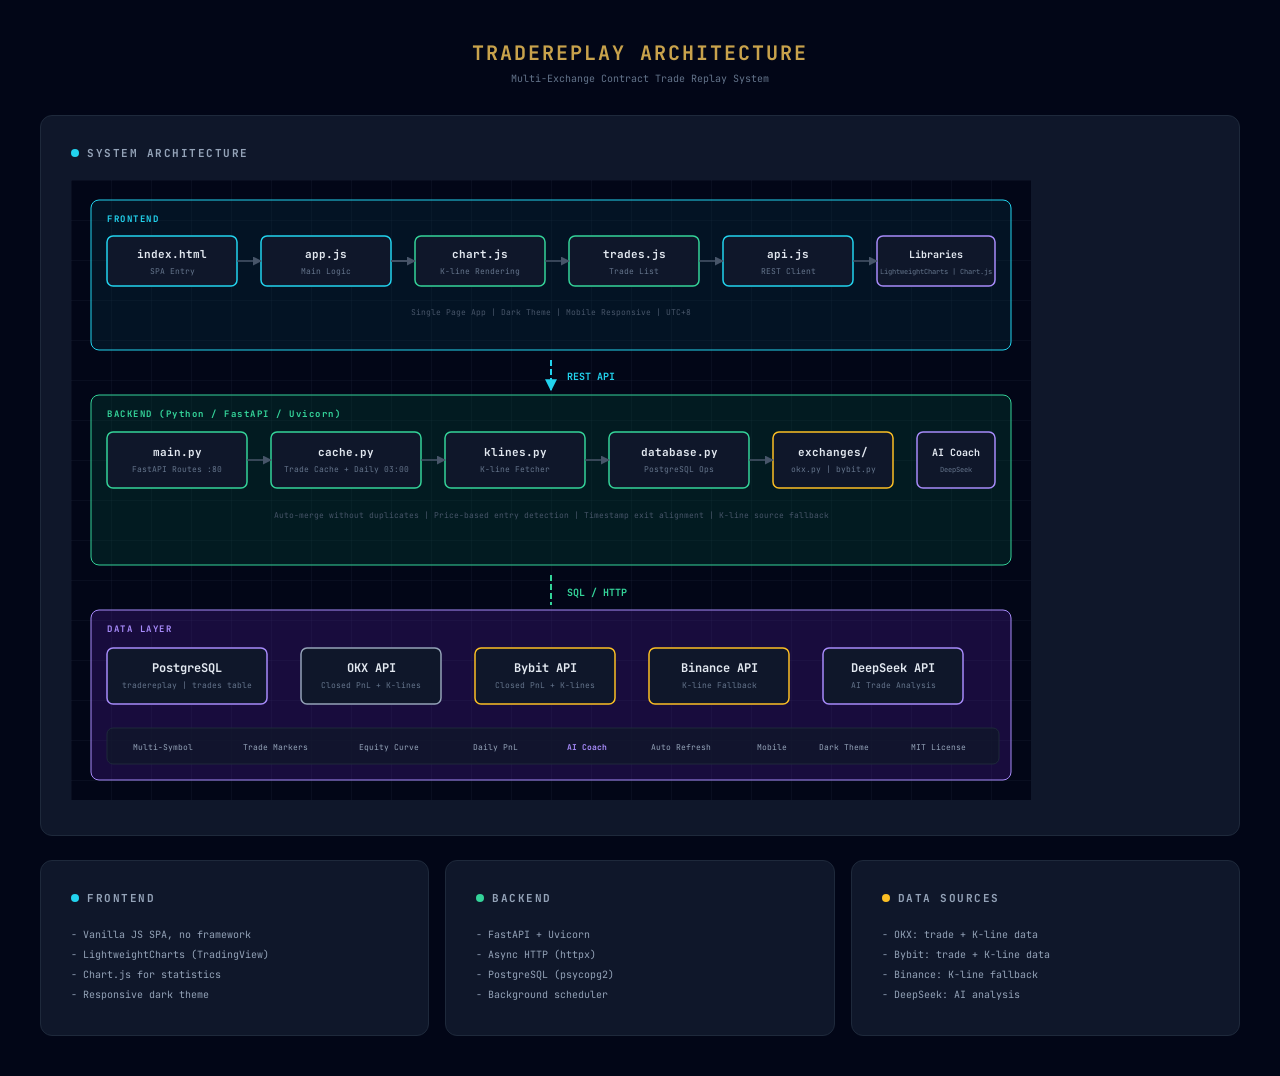
<file: docs/architecture.html>
<!DOCTYPE html>
<html lang="en">
<head>
<meta charset="UTF-8">
<title>TradeReplay Architecture</title>
<style>
@import url('https://fonts.googleapis.com/css2?family=JetBrains+Mono:wght@400;500;700&display=swap');
*{margin:0;padding:0;box-sizing:border-box}
body{background:#020617;color:#e2e8f0;font-family:'JetBrains Mono',monospace;padding:40px}
.header{text-align:center;margin-bottom:30px}
.header h1{font-size:20px;font-weight:700;color:#c8a24c;letter-spacing:2px}
.header p{font-size:10px;color:#64748b;margin-top:6px}
.card{background:#0f172a;border:1px solid #1e293b;border-radius:12px;padding:30px;margin-bottom:24px;overflow-x:auto}
.card-header{display:flex;align-items:center;gap:8px;margin-bottom:20px}
.card-dot{width:8px;height:8px;border-radius:50%}
.card-dot.cyan{background:#22d3ee}
.card-dot.emerald{background:#34d399}
.card-dot.amber{background:#fbbf24}
.card-dot.violet{background:#a78bfa}
.card-header h3{font-size:11px;font-weight:700;color:#94a3b8;text-transform:uppercase;letter-spacing:1.5px}
.grid-bg{fill:url(#grid)}
</style>
</head>
<body>
<div class="header">
<h1>TRADEREPLAY ARCHITECTURE</h1>
<p>Multi-Exchange Contract Trade Replay System</p>
</div>
<div class="card">
<div class="card-header"><div class="card-dot cyan"></div><h3>System Architecture</h3></div>
<svg xmlns="http://www.w3.org/2000/svg" width="960" height="620" viewBox="0 0 960 620">
<defs>
<pattern id="grid" width="40" height="40" patternUnits="userSpaceOnUse"><path d="M 40 0 L 0 0 0 40" fill="none" stroke="#1e293b" stroke-width="0.5"/></pattern>
<marker id="arrow" viewBox="0 0 10 10" refX="9" refY="5" markerWidth="6" markerHeight="6" orient="auto"><path d="M 0 0 L 10 5 L 0 10 z" fill="#475569"/></marker>
<marker id="arrow-cyan" viewBox="0 0 10 10" refX="9" refY="5" markerWidth="6" markerHeight="6" orient="auto"><path d="M 0 0 L 10 5 L 0 10 z" fill="#22d3ee"/></marker>
<marker id="arrow-emerald" viewBox="0 0 10 10" refX="9" refY="5" markerWidth="6" markerHeight="6" orient="auto"><path d="M 0 0 L 10 5 L 0 10 z" fill="#34d399"/></marker>
</defs>
<rect width="960" height="620" fill="#020617"/>
<rect width="960" height="620" fill="url(#grid)"/>

<!-- Frontend Layer -->
<rect x="20" y="20" width="920" height="150" rx="8" fill="rgba(8,51,68,0.3)" stroke="#22d3ee" stroke-width="1"/>
<text x="36" y="42" font-size="9" fill="#22d3ee" font-weight="700" letter-spacing="1.5">FRONTEND</text>
<rect x="36" y="56" width="130" height="50" rx="6" fill="#0f172a" stroke="#22d3ee" stroke-width="1.5"/>
<text x="101" y="78" font-size="11" fill="#e2e8f0" text-anchor="middle" font-weight="700">index.html</text>
<text x="101" y="94" font-size="8" fill="#64748b" text-anchor="middle">SPA Entry</text>

<rect x="190" y="56" width="130" height="50" rx="6" fill="#0f172a" stroke="#22d3ee" stroke-width="1.5"/>
<text x="255" y="78" font-size="11" fill="#e2e8f0" text-anchor="middle" font-weight="700">app.js</text>
<text x="255" y="94" font-size="8" fill="#64748b" text-anchor="middle">Main Logic</text>

<rect x="344" y="56" width="130" height="50" rx="6" fill="#0f172a" stroke="#34d399" stroke-width="1.5"/>
<text x="409" y="78" font-size="11" fill="#e2e8f0" text-anchor="middle" font-weight="700">chart.js</text>
<text x="409" y="94" font-size="8" fill="#64748b" text-anchor="middle">K-line Rendering</text>

<rect x="498" y="56" width="130" height="50" rx="6" fill="#0f172a" stroke="#34d399" stroke-width="1.5"/>
<text x="563" y="78" font-size="11" fill="#e2e8f0" text-anchor="middle" font-weight="700">trades.js</text>
<text x="563" y="94" font-size="8" fill="#64748b" text-anchor="middle">Trade List</text>

<rect x="652" y="56" width="130" height="50" rx="6" fill="#0f172a" stroke="#22d3ee" stroke-width="1.5"/>
<text x="717" y="78" font-size="11" fill="#e2e8f0" text-anchor="middle" font-weight="700">api.js</text>
<text x="717" y="94" font-size="8" fill="#64748b" text-anchor="middle">REST Client</text>

<rect x="806" y="56" width="118" height="50" rx="6" fill="#0f172a" stroke="#a78bfa" stroke-width="1.5"/>
<text x="865" y="78" font-size="10" fill="#e2e8f0" text-anchor="middle" font-weight="700">Libraries</text>
<text x="865" y="94" font-size="7" fill="#64748b" text-anchor="middle">LightweightCharts | Chart.js</text>

<text x="480" y="135" font-size="8" fill="#475569" text-anchor="middle">Single Page App  |  Dark Theme  |  Mobile Responsive  |  UTC+8</text>

<!-- Arrows frontend -->
<line x1="166" y1="81" x2="190" y2="81" stroke="#475569" stroke-width="1.5" marker-end="url(#arrow)"/>
<line x1="320" y1="81" x2="344" y2="81" stroke="#475569" stroke-width="1.5" marker-end="url(#arrow)"/>
<line x1="320" y1="81" x2="344" y2="81" stroke="#475569" stroke-width="1.5"/>
<line x1="474" y1="81" x2="498" y2="81" stroke="#475569" stroke-width="1.5" marker-end="url(#arrow)"/>
<line x1="628" y1="81" x2="652" y2="81" stroke="#475569" stroke-width="1.5" marker-end="url(#arrow)"/>
<line x1="782" y1="81" x2="806" y2="81" stroke="#475569" stroke-width="1.5" marker-end="url(#arrow)"/>

<!-- REST API connection -->
<line x1="480" y1="180" x2="480" y2="210" stroke="#22d3ee" stroke-width="2" stroke-dasharray="6,3" marker-end="url(#arrow-cyan)"/>
<line x1="480" y1="180" x2="480" y2="210" stroke="#22d3ee" stroke-width="2" stroke-dasharray="6,3"/>
<text x="496" y="200" font-size="10" fill="#22d3ee" font-weight="700">REST API</text>

<!-- Backend Layer -->
<rect x="20" y="215" width="920" height="170" rx="8" fill="rgba(6,78,59,0.3)" stroke="#34d399" stroke-width="1"/>
<text x="36" y="237" font-size="9" fill="#34d399" font-weight="700" letter-spacing="1.5">BACKEND  (Python / FastAPI / Uvicorn)</text>

<rect x="36" y="252" width="140" height="56" rx="6" fill="#0f172a" stroke="#34d399" stroke-width="1.5"/>
<text x="106" y="276" font-size="11" fill="#e2e8f0" text-anchor="middle" font-weight="700">main.py</text>
<text x="106" y="292" font-size="8" fill="#64748b" text-anchor="middle">FastAPI Routes :80</text>

<rect x="200" y="252" width="150" height="56" rx="6" fill="#0f172a" stroke="#34d399" stroke-width="1.5"/>
<text x="275" y="276" font-size="11" fill="#e2e8f0" text-anchor="middle" font-weight="700">cache.py</text>
<text x="275" y="292" font-size="8" fill="#64748b" text-anchor="middle">Trade Cache + Daily 03:00</text>

<rect x="374" y="252" width="140" height="56" rx="6" fill="#0f172a" stroke="#34d399" stroke-width="1.5"/>
<text x="444" y="276" font-size="11" fill="#e2e8f0" text-anchor="middle" font-weight="700">klines.py</text>
<text x="444" y="292" font-size="8" fill="#64748b" text-anchor="middle">K-line Fetcher</text>

<rect x="538" y="252" width="140" height="56" rx="6" fill="#0f172a" stroke="#34d399" stroke-width="1.5"/>
<text x="608" y="276" font-size="11" fill="#e2e8f0" text-anchor="middle" font-weight="700">database.py</text>
<text x="608" y="292" font-size="8" fill="#64748b" text-anchor="middle">PostgreSQL Ops</text>

<rect x="702" y="252" width="120" height="56" rx="6" fill="#0f172a" stroke="#fbbf24" stroke-width="1.5"/>
<text x="762" y="276" font-size="11" fill="#e2e8f0" text-anchor="middle" font-weight="700">exchanges/</text>
<text x="762" y="292" font-size="8" fill="#64748b" text-anchor="middle">okx.py | bybit.py</text>

<rect x="846" y="252" width="78" height="56" rx="6" fill="#0f172a" stroke="#a78bfa" stroke-width="1.5"/>
<text x="885" y="276" font-size="10" fill="#e2e8f0" text-anchor="middle" font-weight="700">AI Coach</text>
<text x="885" y="292" font-size="7" fill="#64748b" text-anchor="middle">DeepSeek</text>

<text x="480" y="338" font-size="8" fill="#475569" text-anchor="middle">Auto-merge without duplicates  |  Price-based entry detection  |  Timestamp exit alignment  |  K-line source fallback</text>

<!-- Backend arrows -->
<line x1="176" y1="280" x2="200" y2="280" stroke="#475569" stroke-width="1.5" marker-end="url(#arrow)"/>
<line x1="350" y1="280" x2="374" y2="280" stroke="#475569" stroke-width="1.5" marker-end="url(#arrow)"/>
<line x1="514" y1="280" x2="538" y2="280" stroke="#475569" stroke-width="1.5" marker-end="url(#arrow)"/>
<line x1="678" y1="280" x2="702" y2="280" stroke="#475569" stroke-width="1.5" marker-end="url(#arrow)"/>

<!-- Backend to Data arrow -->
<line x1="480" y1="395" x2="480" y2="425" stroke="#34d399" stroke-width="2" stroke-dasharray="6,3"/>
<text x="496" y="416" font-size="10" fill="#34d399" font-weight="700">SQL / HTTP</text>

<!-- Data Layer -->
<rect x="20" y="430" width="920" height="170" rx="8" fill="rgba(76,29,149,0.3)" stroke="#a78bfa" stroke-width="1"/>
<text x="36" y="452" font-size="9" fill="#a78bfa" font-weight="700" letter-spacing="1.5">DATA LAYER</text>

<rect x="36" y="468" width="160" height="56" rx="6" fill="#0f172a" stroke="#a78bfa" stroke-width="1.5"/>
<text x="116" y="492" font-size="12" fill="#e2e8f0" text-anchor="middle" font-weight="700">PostgreSQL</text>
<text x="116" y="508" font-size="8" fill="#64748b" text-anchor="middle">tradereplay | trades table</text>

<rect x="230" y="468" width="140" height="56" rx="6" fill="#0f172a" stroke="#94a3b8" stroke-width="1.5"/>
<text x="300" y="492" font-size="12" fill="#e2e8f0" text-anchor="middle" font-weight="700">OKX API</text>
<text x="300" y="508" font-size="8" fill="#64748b" text-anchor="middle">Closed PnL + K-lines</text>

<rect x="404" y="468" width="140" height="56" rx="6" fill="#0f172a" stroke="#fbbf24" stroke-width="1.5"/>
<text x="474" y="492" font-size="12" fill="#e2e8f0" text-anchor="middle" font-weight="700">Bybit API</text>
<text x="474" y="508" font-size="8" fill="#64748b" text-anchor="middle">Closed PnL + K-lines</text>

<rect x="578" y="468" width="140" height="56" rx="6" fill="#0f172a" stroke="#fbbf24" stroke-width="1.5"/>
<text x="648" y="492" font-size="12" fill="#e2e8f0" text-anchor="middle" font-weight="700">Binance API</text>
<text x="648" y="508" font-size="8" fill="#64748b" text-anchor="middle">K-line Fallback</text>

<rect x="752" y="468" width="140" height="56" rx="6" fill="#0f172a" stroke="#a78bfa" stroke-width="1.5"/>
<text x="822" y="492" font-size="12" fill="#e2e8f0" text-anchor="middle" font-weight="700">DeepSeek API</text>
<text x="822" y="508" font-size="8" fill="#64748b" text-anchor="middle">AI Trade Analysis</text>

<!-- Features -->
<rect x="36" y="548" width="892" height="36" rx="6" fill="rgba(15,23,42,0.8)" stroke="#1e293b" stroke-width="1"/>
<text x="62" y="570" font-size="8" fill="#94a3b8">Multi-Symbol</text>
<text x="172" y="570" font-size="8" fill="#94a3b8">Trade Markers</text>
<text x="288" y="570" font-size="8" fill="#94a3b8">Equity Curve</text>
<text x="402" y="570" font-size="8" fill="#94a3b8">Daily PnL</text>
<text x="496" y="570" font-size="8" fill="#a78bfa" font-weight="700">AI Coach</text>
<text x="580" y="570" font-size="8" fill="#94a3b8">Auto Refresh</text>
<text x="686" y="570" font-size="8" fill="#94a3b8">Mobile</text>
<text x="748" y="570" font-size="8" fill="#94a3b8">Dark Theme</text>
<text x="840" y="570" font-size="8" fill="#94a3b8">MIT License</text>
</svg>
</div>
<div style="display:grid;grid-template-columns:repeat(3,1fr);gap:16px">
<div class="card" style="margin-bottom:0">
<div class="card-header"><div class="card-dot cyan"></div><h3>Frontend</h3></div>
<ul style="font-size:10px;color:#94a3b8;line-height:2;list-style:none">
<li>- Vanilla JS SPA, no framework</li>
<li>- LightweightCharts (TradingView)</li>
<li>- Chart.js for statistics</li>
<li>- Responsive dark theme</li>
</ul>
</div>
<div class="card" style="margin-bottom:0">
<div class="card-header"><div class="card-dot emerald"></div><h3>Backend</h3></div>
<ul style="font-size:10px;color:#94a3b8;line-height:2;list-style:none">
<li>- FastAPI + Uvicorn</li>
<li>- Async HTTP (httpx)</li>
<li>- PostgreSQL (psycopg2)</li>
<li>- Background scheduler</li>
</ul>
</div>
<div class="card" style="margin-bottom:0">
<div class="card-header"><div class="card-dot amber"></div><h3>Data Sources</h3></div>
<ul style="font-size:10px;color:#94a3b8;line-height:2;list-style:none">
<li>- OKX: trade + K-line data</li>
<li>- Bybit: trade + K-line data</li>
<li>- Binance: K-line fallback</li>
<li>- DeepSeek: AI analysis</li>
</ul>
</div>
</div>
</body>
</html>
</file>
